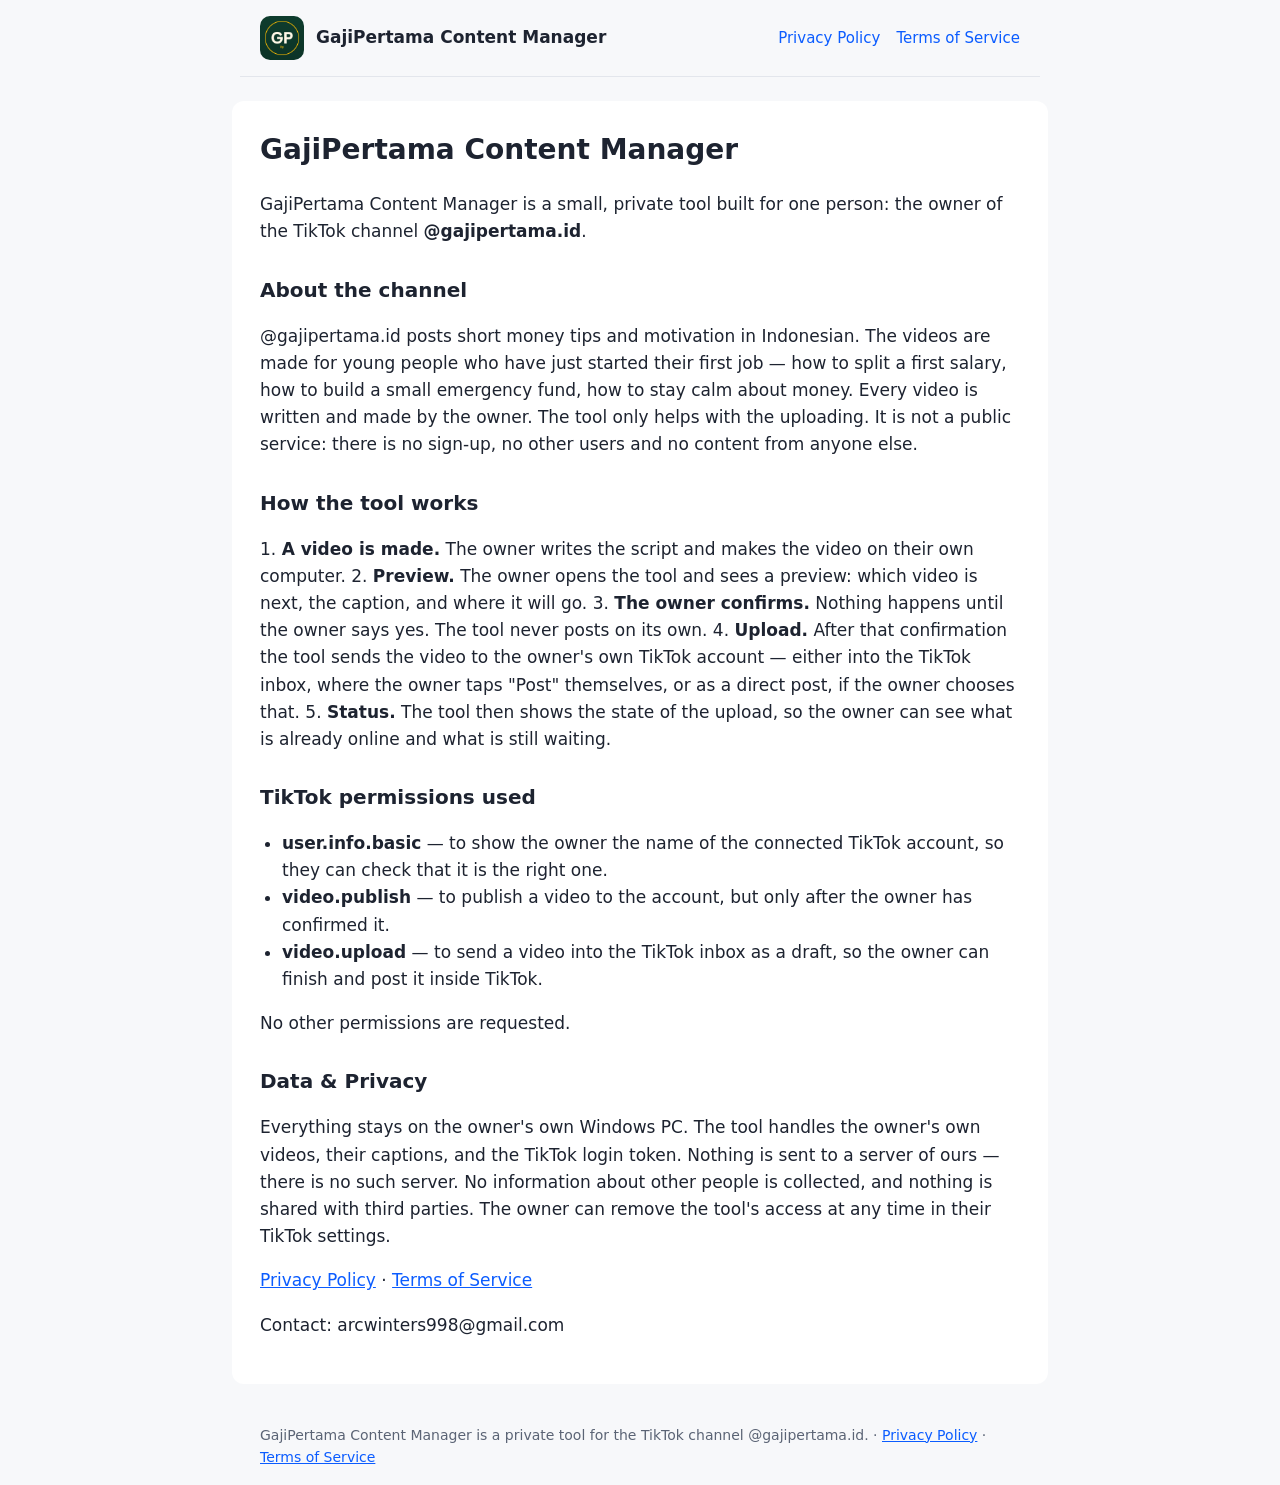
<file: index.html>
<!doctype html>
<html lang="en"><head><meta charset="utf-8"><meta name="viewport" content="width=device-width,initial-scale=1">
<title>GajiPertama Content Manager</title><link rel="stylesheet" href="style.css"><link rel="icon" href="icon.png"></head>
<body><header><img src="icon.png" alt=""><a href="./">GajiPertama Content Manager</a>
<nav><a href="privacy/">Privacy Policy</a><a href="terms/">Terms of Service</a></nav></header>
<main>
<h1>GajiPertama Content Manager</h1>
<p>GajiPertama Content Manager is a small, private tool built for one person: the owner of the TikTok channel <strong>@gajipertama.id</strong>.</p>
<h2>About the channel</h2>
<p>@gajipertama.id posts short money tips and motivation in Indonesian. The videos are made for young people who have just started their first job — how to split a first salary, how to build a small emergency fund, how to stay calm about money. Every video is written and made by the owner. The tool only helps with the uploading. It is not a public service: there is no sign-up, no other users and no content from anyone else.</p>
<h2>How the tool works</h2>
<p>1. <strong>A video is made.</strong> The owner writes the script and makes the video on their own computer. 2. <strong>Preview.</strong> The owner opens the tool and sees a preview: which video is next, the caption, and where it will go. 3. <strong>The owner confirms.</strong> Nothing happens until the owner says yes. The tool never posts on its own. 4. <strong>Upload.</strong> After that confirmation the tool sends the video to the owner&#x27;s own TikTok account — either into the TikTok inbox, where the owner taps &quot;Post&quot; themselves, or as a direct post, if the owner chooses that. 5. <strong>Status.</strong> The tool then shows the state of the upload, so the owner can see what is already online and what is still waiting.</p>
<h2>TikTok permissions used</h2>
<ul>
<li><strong>user.info.basic</strong> — to show the owner the name of the connected TikTok account, so they can check that it is the right one.</li>
<li><strong>video.publish</strong> — to publish a video to the account, but only after the owner has confirmed it.</li>
<li><strong>video.upload</strong> — to send a video into the TikTok inbox as a draft, so the owner can finish and post it inside TikTok.</li>
</ul>
<p>No other permissions are requested.</p>
<h2>Data &amp; Privacy</h2>
<p>Everything stays on the owner&#x27;s own Windows PC. The tool handles the owner&#x27;s own videos, their captions, and the TikTok login token. Nothing is sent to a server of ours — there is no such server. No information about other people is collected, and nothing is shared with third parties. The owner can remove the tool&#x27;s access at any time in their TikTok settings.</p>
<p><a href="privacy/">Privacy Policy</a> · <a href="terms/">Terms of Service</a></p>
<p>Contact: arcwinters998@gmail.com</p>
</main>
<footer>GajiPertama Content Manager is a private tool for the TikTok channel @gajipertama.id. &middot;
<a href="privacy/">Privacy Policy</a> &middot; <a href="terms/">Terms of Service</a></footer></body></html>
</file>
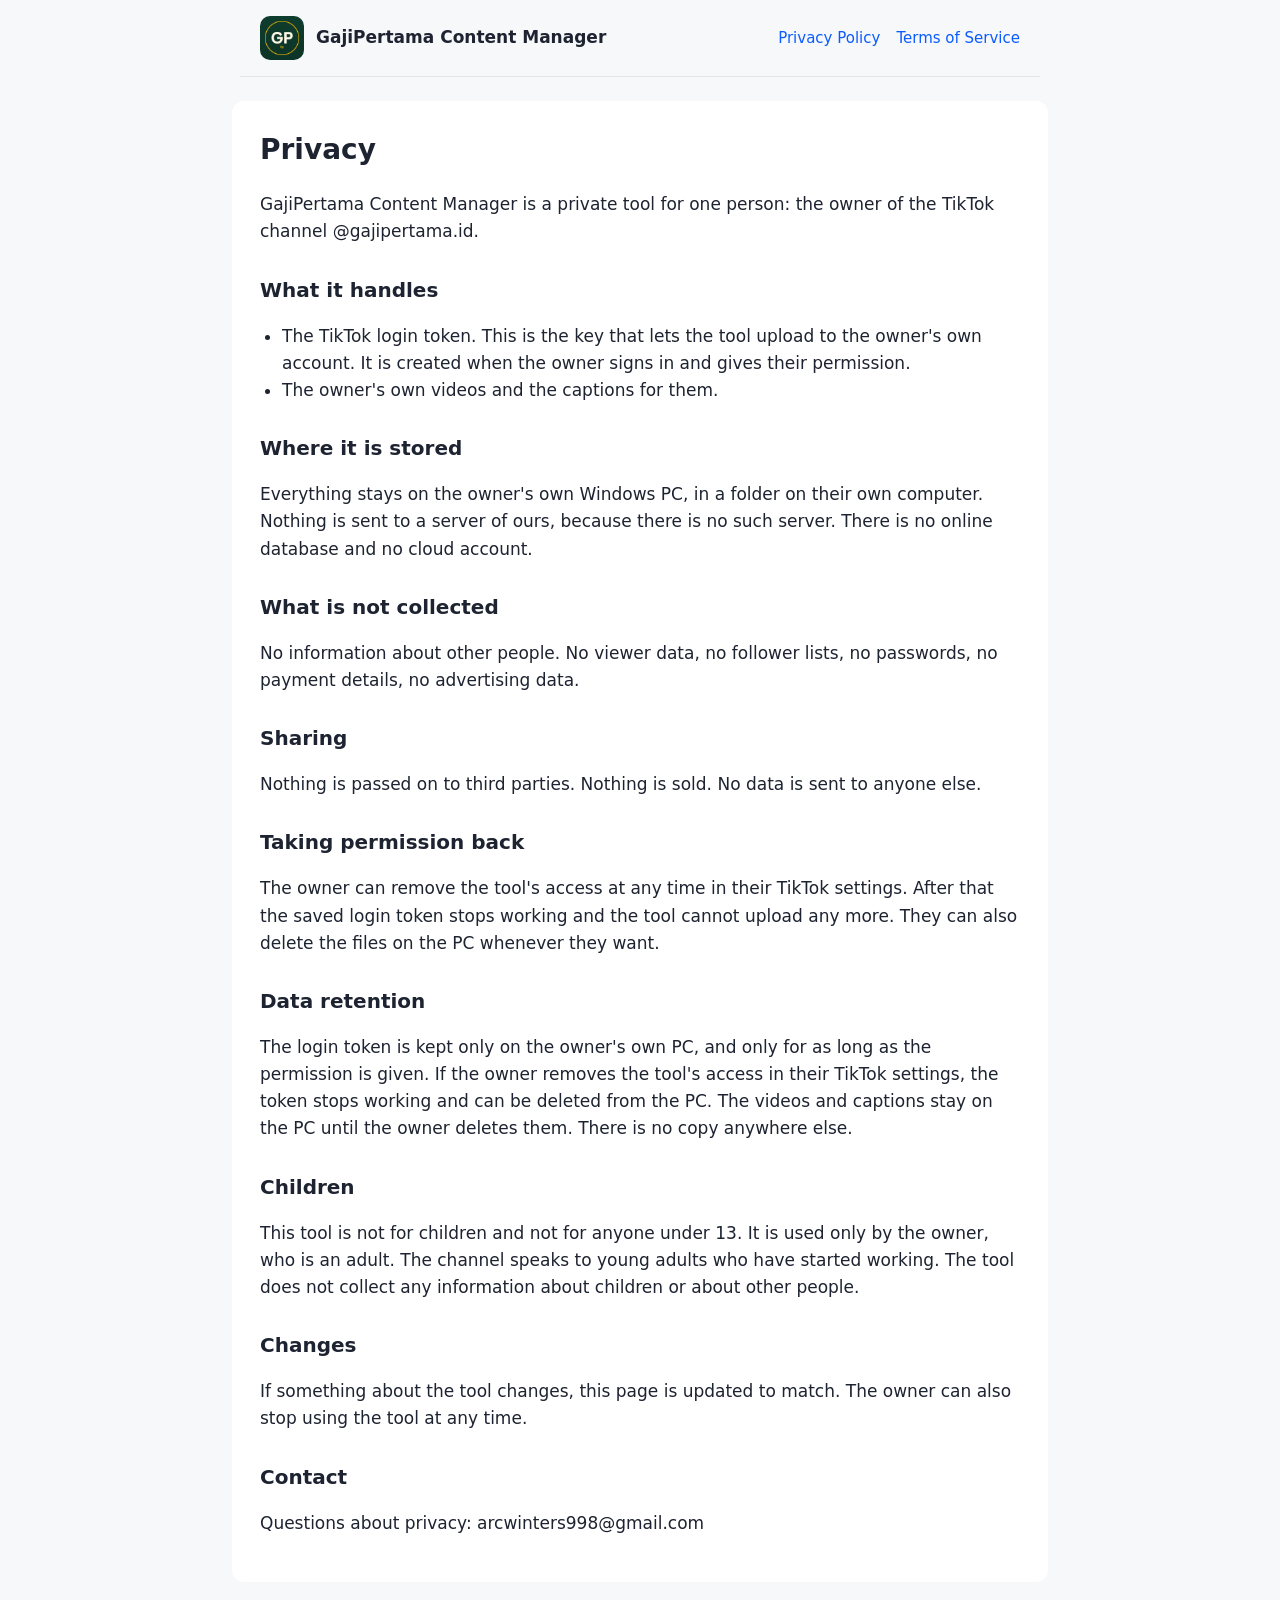
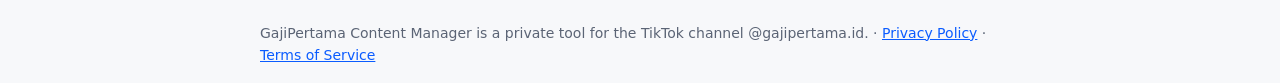
<file: privacy/index.html>
<!doctype html>
<html lang="en"><head><meta charset="utf-8"><meta name="viewport" content="width=device-width,initial-scale=1">
<title>Privacy – GajiPertama Content Manager</title><link rel="stylesheet" href="../style.css"><link rel="icon" href="../icon.png"></head>
<body><header><img src="../icon.png" alt=""><a href="../">GajiPertama Content Manager</a>
<nav><a href="../privacy/">Privacy Policy</a><a href="../terms/">Terms of Service</a></nav></header>
<main>
<h1>Privacy</h1>
<p>GajiPertama Content Manager is a private tool for one person: the owner of the TikTok channel @gajipertama.id.</p>
<h2>What it handles</h2>
<ul>
<li>The TikTok login token. This is the key that lets the tool upload to the owner&#x27;s own account. It is created when the owner signs in and gives their permission.</li>
<li>The owner&#x27;s own videos and the captions for them.</li>
</ul>
<h2>Where it is stored</h2>
<p>Everything stays on the owner&#x27;s own Windows PC, in a folder on their own computer. Nothing is sent to a server of ours, because there is no such server. There is no online database and no cloud account.</p>
<h2>What is not collected</h2>
<p>No information about other people. No viewer data, no follower lists, no passwords, no payment details, no advertising data.</p>
<h2>Sharing</h2>
<p>Nothing is passed on to third parties. Nothing is sold. No data is sent to anyone else.</p>
<h2>Taking permission back</h2>
<p>The owner can remove the tool&#x27;s access at any time in their TikTok settings. After that the saved login token stops working and the tool cannot upload any more. They can also delete the files on the PC whenever they want.</p>
<h2>Data retention</h2>
<p>The login token is kept only on the owner&#x27;s own PC, and only for as long as the permission is given. If the owner removes the tool&#x27;s access in their TikTok settings, the token stops working and can be deleted from the PC. The videos and captions stay on the PC until the owner deletes them. There is no copy anywhere else.</p>
<h2>Children</h2>
<p>This tool is not for children and not for anyone under 13. It is used only by the owner, who is an adult. The channel speaks to young adults who have started working. The tool does not collect any information about children or about other people.</p>
<h2>Changes</h2>
<p>If something about the tool changes, this page is updated to match. The owner can also stop using the tool at any time.</p>
<h2>Contact</h2>
<p>Questions about privacy: arcwinters998@gmail.com</p>
</main>
<footer>GajiPertama Content Manager is a private tool for the TikTok channel @gajipertama.id. &middot;
<a href="../privacy/">Privacy Policy</a> &middot; <a href="../terms/">Terms of Service</a></footer></body></html>
</file>
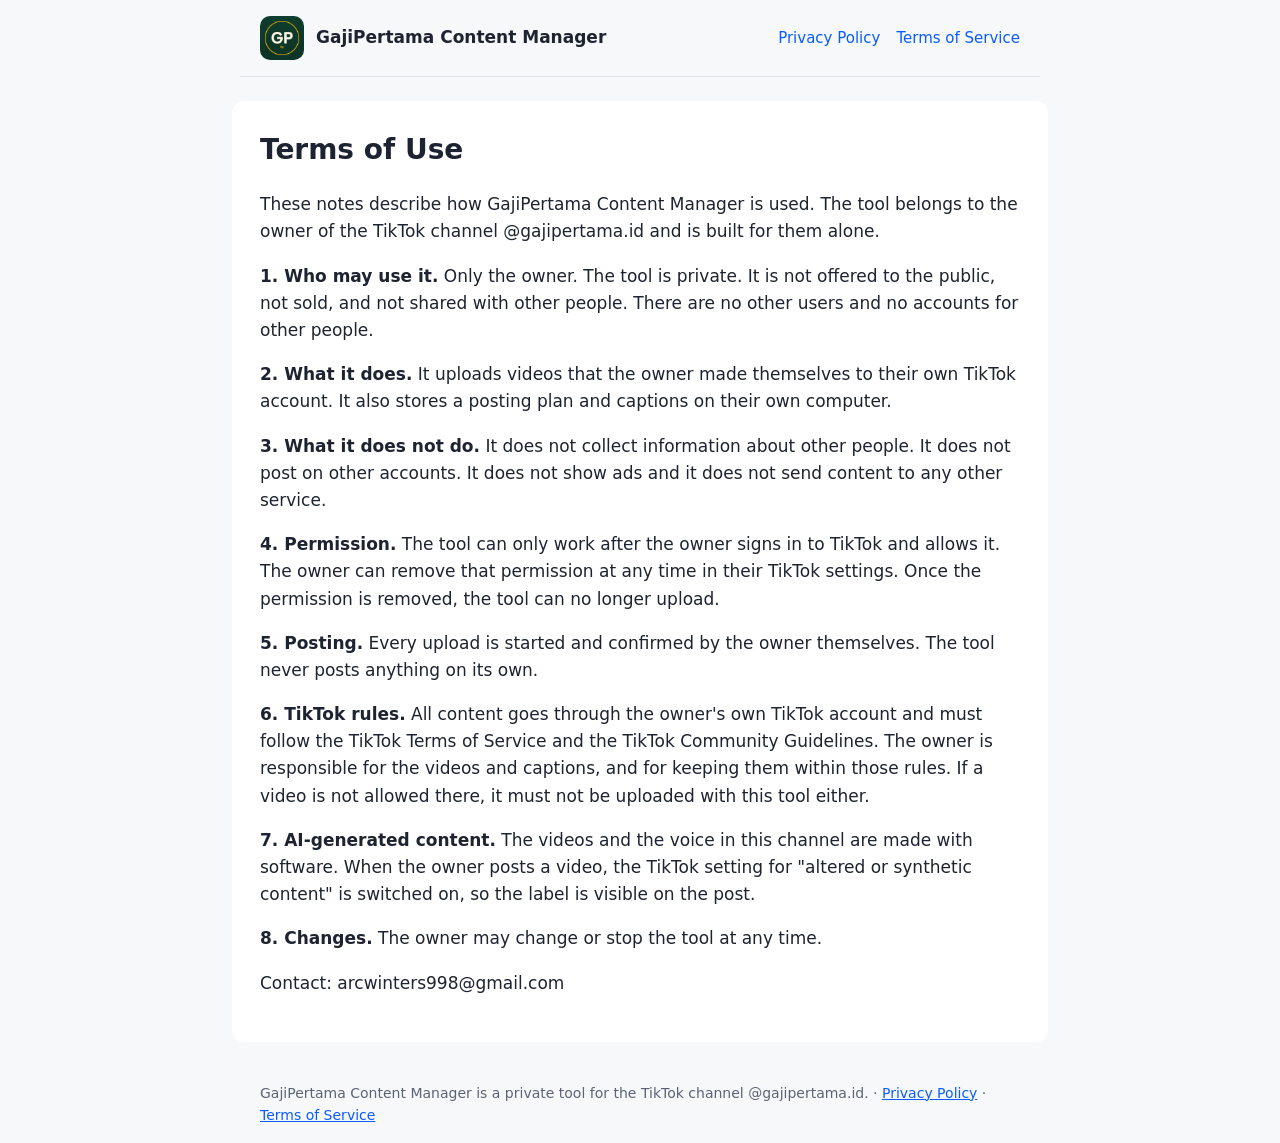
<file: terms/index.html>
<!doctype html>
<html lang="en"><head><meta charset="utf-8"><meta name="viewport" content="width=device-width,initial-scale=1">
<title>Terms of Use – GajiPertama Content Manager</title><link rel="stylesheet" href="../style.css"><link rel="icon" href="../icon.png"></head>
<body><header><img src="../icon.png" alt=""><a href="../">GajiPertama Content Manager</a>
<nav><a href="../privacy/">Privacy Policy</a><a href="../terms/">Terms of Service</a></nav></header>
<main>
<h1>Terms of Use</h1>
<p>These notes describe how GajiPertama Content Manager is used. The tool belongs to the owner of the TikTok channel @gajipertama.id and is built for them alone.</p>
<p><strong>1. Who may use it.</strong> Only the owner. The tool is private. It is not offered to the public, not sold, and not shared with other people. There are no other users and no accounts for other people.</p>
<p><strong>2. What it does.</strong> It uploads videos that the owner made themselves to their own TikTok account. It also stores a posting plan and captions on their own computer.</p>
<p><strong>3. What it does not do.</strong> It does not collect information about other people. It does not post on other accounts. It does not show ads and it does not send content to any other service.</p>
<p><strong>4. Permission.</strong> The tool can only work after the owner signs in to TikTok and allows it. The owner can remove that permission at any time in their TikTok settings. Once the permission is removed, the tool can no longer upload.</p>
<p><strong>5. Posting.</strong> Every upload is started and confirmed by the owner themselves. The tool never posts anything on its own.</p>
<p><strong>6. TikTok rules.</strong> All content goes through the owner&#x27;s own TikTok account and must follow the TikTok Terms of Service and the TikTok Community Guidelines. The owner is responsible for the videos and captions, and for keeping them within those rules. If a video is not allowed there, it must not be uploaded with this tool either.</p>
<p><strong>7. AI-generated content.</strong> The videos and the voice in this channel are made with software. When the owner posts a video, the TikTok setting for &quot;altered or synthetic content&quot; is switched on, so the label is visible on the post.</p>
<p><strong>8. Changes.</strong> The owner may change or stop the tool at any time.</p>
<p>Contact: arcwinters998@gmail.com</p>
</main>
<footer>GajiPertama Content Manager is a private tool for the TikTok channel @gajipertama.id. &middot;
<a href="../privacy/">Privacy Policy</a> &middot; <a href="../terms/">Terms of Service</a></footer></body></html>
</file>
<file: style.css>
body{font:17px/1.6 system-ui,Segoe UI,Arial,sans-serif;margin:0;color:#1d2330;background:#f7f8fa}
header,main,footer{max-width:760px;margin:0 auto;padding:16px 20px}
header{display:flex;align-items:center;gap:12px;border-bottom:1px solid #e3e6ec}
header img{width:44px;height:44px;border-radius:10px}header a{color:inherit;text-decoration:none;font-weight:700}
nav{margin-left:auto;font-size:15px}nav a{margin-left:16px;font-weight:500;color:#0b5cff}
main{background:#fff;margin-top:24px;margin-bottom:24px;border-radius:12px;padding:8px 28px 28px}
h1{font-size:28px}h2{font-size:20px;margin-top:28px}a{color:#0b5cff}
footer{font-size:14px;color:#5b6475}ul{padding-left:22px}
@media (prefers-color-scheme:dark){body{background:#12151c;color:#e6e9f0}main{background:#1a1e28}header{border-color:#2a3040}
a,nav a{color:#7fb0ff}footer{color:#9aa3b5}}
</file>
